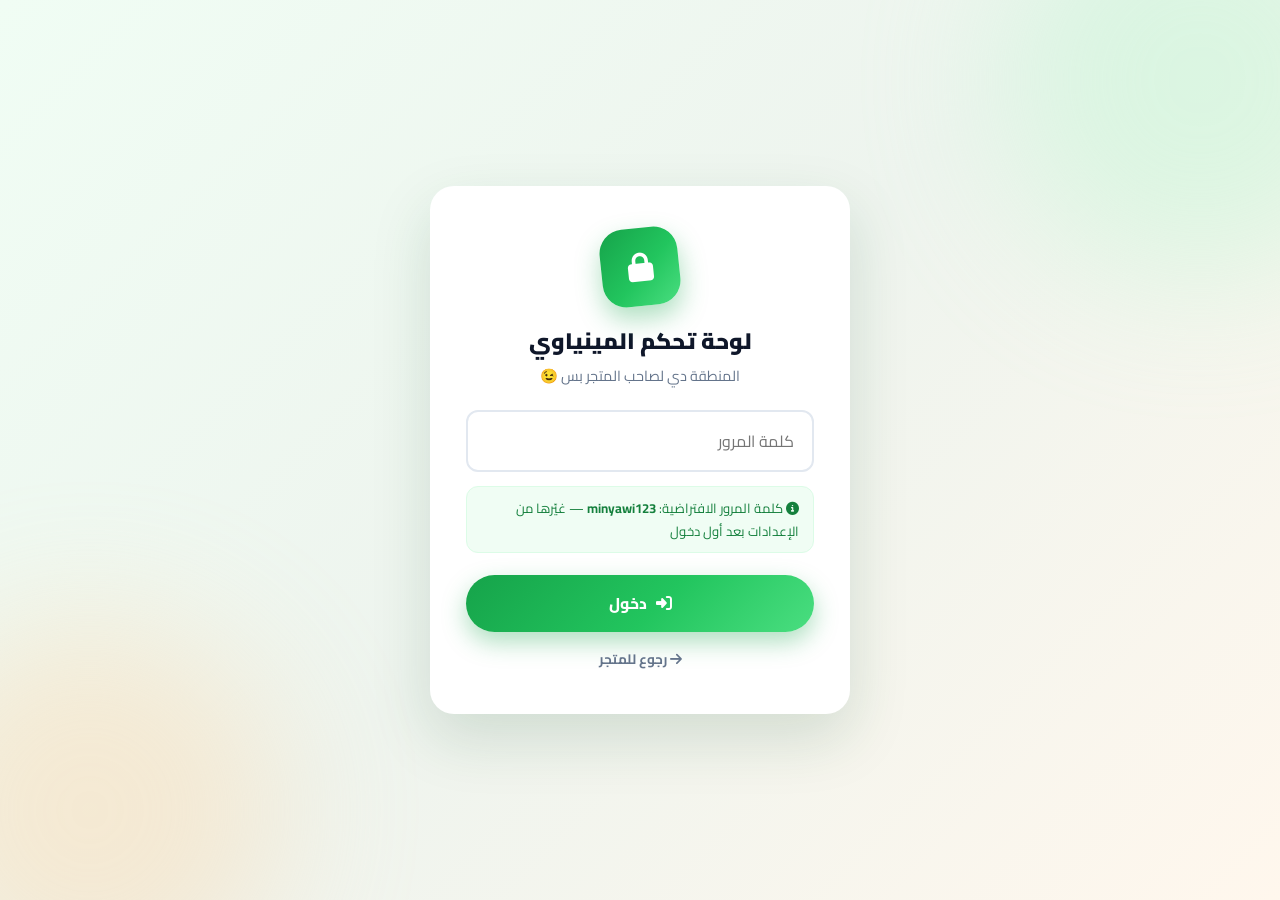
<file: al-minyawi/admin.html>
<!DOCTYPE html>
<html lang="ar" dir="rtl">
<head>
  <meta charset="UTF-8" />
  <meta name="viewport" content="width=device-width, initial-scale=1.0" />
  <title>لوحة تحكم المينياوي</title>
  <link rel="icon" href="data:image/svg+xml,<svg xmlns='http://www.w3.org/2000/svg' viewBox='0 0 100 100'><text y='.9em' font-size='90'>🔐</text></svg>" />
  <link rel="preconnect" href="https://fonts.googleapis.com" />
  <link rel="preconnect" href="https://fonts.gstatic.com" crossorigin />
  <link href="https://fonts.googleapis.com/css2?family=Cairo:wght@300;400;600;700;800;900&display=swap" rel="stylesheet" />
  <link rel="stylesheet" href="https://cdnjs.cloudflare.com/ajax/libs/font-awesome/6.5.2/css/all.min.css" />
  <link rel="stylesheet" href="css/style.css" />
  <link rel="stylesheet" href="css/admin.css" />
</head>
<body>

  <!-- ===== شاشة الدخول ===== -->
  <div class="admin-login" id="loginScreen">
    <form class="login-card" id="loginForm">
      <div class="login-icon"><i class="fa-solid fa-lock"></i></div>
      <h1>لوحة تحكم المينياوي</h1>
      <p>المنطقة دي لصاحب المتجر بس 😉</p>
      <input type="password" id="loginPass" placeholder="كلمة المرور" autocomplete="current-password" required />
      <p class="login-hint" id="loginHint" hidden><i class="fa-solid fa-circle-info"></i> كلمة المرور الافتراضية: <b>minyawi123</b> — غيّرها من الإعدادات بعد أول دخول</p>
      <p class="login-error" id="loginError" hidden>كلمة المرور غلط! جرب تاني</p>
      <button type="submit" class="btn btn-primary btn-block"><i class="fa-solid fa-right-to-bracket"></i> دخول</button>
      <a href="index.html" class="back-link"><i class="fa-solid fa-arrow-right"></i> رجوع للمتجر</a>
    </form>
  </div>

  <!-- ===== لوحة التحكم ===== -->
  <div class="admin-panel" id="panel" hidden>

    <header class="admin-header">
      <div class="container admin-header-inner">
        <a href="index.html" class="logo">
          <span class="logo-icon"><i class="fa-solid fa-carrot"></i></span>
          <span class="logo-text">المينياوي<small>لوحة التحكم</small></span>
        </a>
        <div class="admin-header-actions">
          <a href="index.html" class="btn btn-ghost btn-sm"><i class="fa-solid fa-store"></i> المتجر</a>
          <button class="btn btn-primary btn-sm" id="logoutBtn"><i class="fa-solid fa-right-from-bracket"></i> خروج</button>
        </div>
      </div>
    </header>

    <div class="container admin-body">

      <div class="admin-grid">

        <!-- ===== إضافة / تعديل منتج ===== -->
        <div class="admin-card" id="productFormCard">
          <h2 id="formTitle"><i class="fa-solid fa-plus"></i> إضافة منتج جديد</h2>
          <p class="admin-sub" id="formSub">منتجاتك هتظهر في المتجر فورًا</p>

          <form id="productForm">
            <input type="hidden" id="editId" />
            <input type="hidden" id="editIsAdmin" />

            <div class="form-group">
              <label>صورة المنتج (إيموجي)</label>
              <div class="emoji-picker" id="emojiPicker"></div>
              <input type="text" id="pEmoji" placeholder="أو اكتب أي إيموجي هنا" maxlength="8" />
            </div>

            <div class="form-row">
              <div class="form-group">
                <label>اسم المنتج <span>*</span></label>
                <input type="text" id="pName" placeholder="مثال: فلفل رومي" required />
              </div>
              <div class="form-group">
                <label>القسم <span>*</span></label>
                <select id="pCat" required>
                  <option value="veg">خضار</option>
                  <option value="leafy">خضار ورقية</option>
                  <option value="fruit">فاكهة</option>
                  <option value="seasonal">فاكهة الموسم</option>
                </select>
              </div>
            </div>

            <div class="form-row">
              <div class="form-group">
                <label>الوحدة <span>*</span></label>
                <input type="text" id="pUnit" placeholder="كيلو / حزمة / واحدة..." list="unitOptions" required />
                <datalist id="unitOptions">
                  <option value="كيلو"></option>
                  <option value="حزمة"></option>
                  <option value="ربطة"></option>
                  <option value="واحدة"></option>
                  <option value="علبة"></option>
                </datalist>
              </div>
              <div class="form-group">
                <label>لون الخلفية</label>
                <select id="pBg">
                  <option value="#dcfce7">أخضر فاتح</option>
                  <option value="#fee2e2">وردي</option>
                  <option value="#ffedd5">برتقالي</option>
                  <option value="#fef9c3">أصفر</option>
                  <option value="#fef3c7">كريمي</option>
                  <option value="#f3e8ff">بنفسجي</option>
                  <option value="#ccfbf1">تركواز</option>
                </select>
              </div>
            </div>

            <div class="form-row">
              <div class="form-group">
                <label>السعر الحالي (ج.م) <span>*</span></label>
                <input type="number" id="pPrice" placeholder="0" min="0" step="0.5" required />
              </div>
              <div class="form-group">
                <label>السعر القديم (ج.م)</label>
                <input type="number" id="pOldPrice" placeholder="سيبه فاضي لو مفيش عرض" min="0" step="0.5" />
                <small class="field-hint">لو حطيت سعر قديم أعلى = بيظهر كعرض 🔥</small>
              </div>
            </div>

            <div class="form-row badges-row">
              <label class="check-label"><input type="checkbox" id="pOffer" /> عرض خاص 🔥</label>
              <label class="check-label"><input type="checkbox" id="pNew" /> جديد ✨</label>
            </div>

            <div class="form-actions">
              <button type="submit" class="btn btn-primary" id="pSubmitBtn"><i class="fa-solid fa-check"></i> حفظ المنتج</button>
              <button type="button" class="btn btn-ghost" id="pCancelEdit" hidden><i class="fa-solid fa-xmark"></i> إلغاء التعديل</button>
            </div>
          </form>
        </div>

        <!-- ===== قائمة المنتجات ===== -->
        <div class="admin-card">
          <h2><i class="fa-solid fa-boxes-stacked"></i> المنتجات الحالية (<span id="prodCount">0</span>)</h2>
          <p class="admin-sub">اضغط تعديل على أي منتج.. أو احذفه</p>

          <div class="admin-search">
            <i class="fa-solid fa-magnifying-glass"></i>
            <input type="text" id="adminSearch" placeholder="دوّر على منتج..." />
          </div>

          <div class="admin-list" id="adminList"></div>
        </div>

      </div>

      <!-- ===== الإعدادات ===== -->
      <div class="admin-card settings-card">
        <h2><i class="fa-solid fa-gear"></i> إعدادات المتجر</h2>
        <div class="settings-grid">
          <div class="form-group">
            <label>رقم الواتساب لاستقبال الطلبات <span>*</span></label>
            <input type="tel" id="sWhatsapp" placeholder="201000000000 (الصيغة الدولية بدون +)" />
            <small class="field-hint">كل طلبات العملاء هتوصلك على الرقم ده</small>
          </div>
          <div class="form-group">
            <label>رقم التليفون المعروض في الموقع</label>
            <input type="tel" id="sPhone" placeholder="01000000000" />
            <small class="field-hint">الرقم اللي بيظهر في قسم تواصل معنا والفوتر</small>
          </div>
          <div class="form-group">
            <label>تغيير كلمة المرور</label>
            <input type="password" id="sPass1" placeholder="كلمة المرور الجديدة (6 أحرف على الأقل)" />
            <input type="password" id="sPass2" placeholder="أكتبها تاني للتأكيد" />
          </div>
        </div>
        <div class="form-actions">
          <button class="btn btn-primary" id="saveSettingsBtn"><i class="fa-solid fa-floppy-disk"></i> حفظ الإعدادات</button>
        </div>
      </div>

    </div>
  </div>

  <!-- ===== توست ===== -->
  <div class="toast" id="toast"><i class="fa-solid fa-check"></i><span id="toastMsg"></span></div>

  <script src="js/data.js"></script>
  <script src="js/store.js"></script>
  <script src="js/admin.js"></script>
</body>
</html>
</file>
<file: al-minyawi/css/style.css>
/* ============================================================
   المينياوي | خضار وفاكهة طازة
   ============================================================ */
:root {
  --green-900: #14532d;
  --green-800: #166534;
  --green-700: #15803d;
  --green-600: #16a34a;
  --green-500: #22c55e;
  --green-100: #dcfce7;
  --green-50: #f0fdf4;
  --orange-500: #f97316;
  --orange-600: #ea580c;
  --tomato: #e11d48;
  --dark: #0f172a;
  --text: #334155;
  --muted: #64748b;
  --bg: #f6fbf6;
  --white: #ffffff;
  --shadow-sm: 0 2px 10px rgba(20, 83, 45, 0.08);
  --shadow-md: 0 10px 30px rgba(20, 83, 45, 0.12);
  --shadow-lg: 0 20px 50px rgba(20, 83, 45, 0.18);
  --radius: 18px;
  --radius-sm: 12px;
  --grad: linear-gradient(135deg, #16a34a 0%, #22c55e 55%, #4ade80 100%);
  --grad-hot: linear-gradient(135deg, #f97316 0%, #ef4444 100%);
}

* { margin: 0; padding: 0; box-sizing: border-box; }

html { scroll-behavior: smooth; }

body {
  font-family: 'Cairo', sans-serif;
  background: var(--bg);
  color: var(--text);
  line-height: 1.7;
  overflow-x: hidden;
}

img { max-width: 100%; }
a { text-decoration: none; color: inherit; }
button { font-family: inherit; cursor: pointer; border: none; background: none; }
input, textarea { font-family: inherit; }

.container { width: min(1200px, 92%); margin-inline: auto; }

::selection { background: var(--green-500); color: #fff; }

::-webkit-scrollbar { width: 10px; }
::-webkit-scrollbar-track { background: #eef6ee; }
::-webkit-scrollbar-thumb { background: linear-gradient(var(--green-500), var(--green-700)); border-radius: 10px; }

/* ===== شريط الإعلان ===== */
.top-bar {
  background: var(--dark);
  color: #e2e8f0;
  font-size: 0.82rem;
  padding: 8px 0;
  position: relative;
  z-index: 1001;
}
.top-bar-inner { display: flex; justify-content: center; gap: 32px; flex-wrap: wrap; }
.top-bar-item i { color: var(--green-500); margin-inline-end: 6px; }

/* ===== الهيدر ===== */
.header {
  position: sticky;
  top: 0;
  z-index: 1000;
  background: rgba(255, 255, 255, 0.85);
  backdrop-filter: blur(14px);
  -webkit-backdrop-filter: blur(14px);
  border-bottom: 1px solid rgba(20, 83, 45, 0.08);
  transition: box-shadow 0.3s;
}
.header.scrolled { box-shadow: var(--shadow-md); }
.header-inner { display: flex; align-items: center; justify-content: space-between; height: 76px; }

.logo { display: flex; align-items: center; gap: 10px; }
.logo-icon {
  width: 46px; height: 46px;
  display: grid; place-items: center;
  border-radius: 14px;
  background: var(--grad);
  color: #fff;
  font-size: 1.3rem;
  box-shadow: 0 6px 16px rgba(22, 163, 74, 0.35);
  transform: rotate(-6deg);
  transition: transform 0.3s;
}
.logo:hover .logo-icon { transform: rotate(6deg) scale(1.08); }
.logo-text { font-size: 1.45rem; font-weight: 900; color: var(--green-800); line-height: 1.1; display: flex; flex-direction: column; }
.logo-text small { font-size: 0.68rem; font-weight: 600; color: var(--orange-500); letter-spacing: 0.5px; }

.nav { display: flex; align-items: center; gap: 6px; }
.nav-link {
  padding: 8px 16px;
  font-weight: 700;
  font-size: 0.95rem;
  color: var(--text);
  border-radius: 50px;
  transition: 0.25s;
}
.nav-link:hover { color: var(--green-600); background: var(--green-50); }
.nav-link.active { color: #fff; background: var(--grad); box-shadow: 0 6px 14px rgba(22, 163, 74, 0.3); }
.nav-close { display: none; }

.header-actions { display: flex; align-items: center; gap: 10px; }

.cart-btn {
  position: relative;
  width: 48px; height: 48px;
  border-radius: 14px;
  background: var(--grad);
  color: #fff;
  font-size: 1.15rem;
  display: grid; place-items: center;
  box-shadow: 0 6px 16px rgba(22, 163, 74, 0.35);
  transition: 0.25s;
}
.cart-btn:hover { transform: translateY(-3px); }
.cart-badge {
  position: absolute;
  top: -7px; inset-inline-end: -7px;
  min-width: 22px; height: 22px;
  padding: 0 5px;
  border-radius: 50px;
  background: var(--tomato);
  font-size: 0.72rem;
  font-weight: 800;
  display: grid; place-items: center;
  border: 2px solid #fff;
  transition: transform 0.25s;
}
.cart-badge.bump { animation: bump 0.4s ease; }
@keyframes bump { 0% { transform: scale(1); } 50% { transform: scale(1.5); } 100% { transform: scale(1); } }

.menu-btn { display: none; font-size: 1.3rem; color: var(--green-800); width: 44px; height: 44px; border-radius: 12px; background: var(--green-50); }

/* ===== الهيرو ===== */
.hero {
  position: relative;
  padding: 70px 0 140px;
  background: linear-gradient(180deg, #eef9ef 0%, #f6fbf6 100%);
  overflow: hidden;
}
.hero-blob { position: absolute; border-radius: 50%; filter: blur(70px); opacity: 0.45; pointer-events: none; }
.hero-blob-1 { width: 420px; height: 420px; background: #bbf7d0; top: -120px; inset-inline-start: -120px; }
.hero-blob-2 { width: 380px; height: 380px; background: #fed7aa; bottom: -100px; inset-inline-end: -100px; }

.hero-inner { position: relative; display: grid; grid-template-columns: 1.1fr 0.9fr; gap: 40px; align-items: center; }

.hero-badge {
  display: inline-flex;
  align-items: center;
  gap: 8px;
  background: #fff;
  color: var(--green-700);
  font-weight: 800;
  font-size: 0.85rem;
  padding: 9px 18px;
  border-radius: 50px;
  box-shadow: var(--shadow-sm);
  border: 1px solid var(--green-100);
  margin-bottom: 20px;
}
.hero-badge i { color: #f59e0b; }

.hero-title { font-size: clamp(2rem, 4.6vw, 3.4rem); font-weight: 900; color: var(--dark); line-height: 1.35; margin-bottom: 16px; }
.grad-text {
  background: var(--grad);
  -webkit-background-clip: text;
  background-clip: text;
  color: transparent;
  position: relative;
}
.hero-desc { font-size: 1.05rem; color: var(--muted); max-width: 540px; margin-bottom: 28px; }

.hero-actions { display: flex; gap: 14px; flex-wrap: wrap; margin-bottom: 36px; }

.btn {
  display: inline-flex;
  align-items: center;
  justify-content: center;
  gap: 9px;
  padding: 14px 30px;
  border-radius: 50px;
  font-weight: 800;
  font-size: 0.98rem;
  transition: 0.25s;
}
.btn-primary { background: var(--grad); color: #fff; box-shadow: 0 10px 24px rgba(22, 163, 74, 0.35); }
.btn-primary:hover { transform: translateY(-3px); box-shadow: 0 14px 30px rgba(22, 163, 74, 0.45); }
.btn-ghost { background: #fff; color: var(--green-700); border: 2px solid var(--green-100); }
.btn-ghost:hover { border-color: var(--green-500); transform: translateY(-3px); }
.btn-block { width: 100%; }
.btn:disabled { opacity: 0.55; cursor: not-allowed; transform: none !important; }

.hero-stats { display: flex; gap: 34px; }
.stat { display: flex; flex-direction: column; }
.stat strong { font-size: 1.7rem; font-weight: 900; color: var(--green-700); line-height: 1.2; }
.stat span { font-size: 0.85rem; color: var(--muted); font-weight: 600; }

.hero-visual { position: relative; display: grid; place-items: center; min-height: 380px; }
.hero-basket {
  width: 240px; height: 240px;
  border-radius: 38px;
  background: var(--grad);
  display: grid; place-items: center;
  box-shadow: var(--shadow-lg);
  position: relative;
  transform: rotate(6deg);
  animation: float 5s ease-in-out infinite;
}
@keyframes float { 0%, 100% { transform: rotate(6deg) translateY(0); } 50% { transform: rotate(6deg) translateY(-16px); } }
.hero-basket i { font-size: 6.5rem; color: rgba(255, 255, 255, 0.95); filter: drop-shadow(0 10px 18px rgba(0, 0, 0, 0.2)); }

.float-emoji {
  position: absolute;
  font-size: 2.4rem;
  animation: floatEmoji 6s ease-in-out infinite;
  filter: drop-shadow(0 8px 12px rgba(0, 0, 0, 0.18));
}
@keyframes floatEmoji { 0%, 100% { transform: translateY(0) rotate(-8deg); } 50% { transform: translateY(-20px) rotate(8deg); } }
.e1 { top: -14px; inset-inline-start: -10px; animation-delay: 0s; }
.e2 { top: 34px; inset-inline-end: -30px; animation-delay: 0.7s; font-size: 2rem; }
.e3 { bottom: 6px; inset-inline-start: -42px; animation-delay: 1.3s; }
.e4 { bottom: -18px; inset-inline-end: 12px; animation-delay: 1.9s; font-size: 2rem; }
.e5 { top: -30px; inset-inline-end: 40px; animation-delay: 2.4s; font-size: 2rem; }
.e6 { bottom: 60px; inset-inline-end: -34px; animation-delay: 3s; }
.e7 { top: 130px; inset-inline-start: -54px; animation-delay: 3.5s; font-size: 2.2rem; }
.e8 { top: -8px; inset-inline-end: -52px; animation-delay: 0.4s; }

.hero-card {
  position: absolute;
  background: #fff;
  border-radius: var(--radius-sm);
  padding: 12px 16px;
  display: flex;
  align-items: center;
  gap: 10px;
  box-shadow: var(--shadow-md);
  animation: float 6s ease-in-out infinite;
}
.hero-card span { font-size: 1.8rem; }
.hero-card strong { display: block; color: var(--dark); font-size: 0.9rem; line-height: 1.3; }
.hero-card small { color: var(--muted); font-size: 0.72rem; font-weight: 600; }
.card-1 { top: 40px; inset-inline-start: 8%; }
.card-2 { bottom: 50px; inset-inline-end: 4%; animation-delay: 1.2s; }

.hero-wave { position: absolute; bottom: -1px; inset-inline-start: 0; width: 100%; height: 110px; display: block; }

/* ===== شريط المنتجات المتحرك ===== */
.marquee { background: var(--dark); overflow: hidden; padding: 14px 0; position: relative; z-index: 5; }
.marquee-track { display: flex; gap: 44px; width: max-content; animation: marquee 30s linear infinite; }
.marquee-track span { color: #d1fae5; font-weight: 700; font-size: 0.95rem; white-space: nowrap; }
@keyframes marquee { 0% { transform: translateX(0); } 100% { transform: translateX(-50%); } }

/* ===== الأقسام ===== */
.section { padding: 80px 0; }
.section-head { text-align: center; max-width: 620px; margin: 0 auto 40px; }
.section-tag {
  display: inline-flex;
  align-items: center;
  gap: 8px;
  background: var(--green-100);
  color: var(--green-700);
  font-weight: 800;
  font-size: 0.85rem;
  padding: 7px 18px;
  border-radius: 50px;
  margin-bottom: 14px;
}
.section-title { font-size: clamp(1.6rem, 3.4vw, 2.4rem); font-weight: 900; color: var(--dark); margin-bottom: 8px; }
.section-sub { color: var(--muted); }

/* ===== البحث والفلترة ===== */
.search-box {
  position: relative;
  max-width: 560px;
  margin: 0 auto 24px;
}
.search-box i { position: absolute; top: 50%; inset-inline-start: 20px; transform: translateY(-50%); color: var(--green-600); font-size: 1.05rem; }
.search-box input {
  width: 100%;
  padding: 15px 52px;
  border: 2px solid var(--green-100);
  border-radius: 50px;
  font-size: 0.98rem;
  background: #fff;
  color: var(--dark);
  outline: none;
  transition: 0.25s;
  box-shadow: var(--shadow-sm);
}
.search-box input:focus { border-color: var(--green-500); box-shadow: 0 0 0 5px rgba(34, 197, 94, 0.15); }

.filters { display: flex; justify-content: center; gap: 10px; flex-wrap: wrap; margin-bottom: 40px; }
.chip {
  display: inline-flex;
  align-items: center;
  gap: 8px;
  padding: 10px 22px;
  border-radius: 50px;
  background: #fff;
  border: 2px solid var(--green-100);
  font-weight: 800;
  font-size: 0.9rem;
  color: var(--text);
  transition: 0.25s;
}
.chip:hover { border-color: var(--green-500); color: var(--green-700); transform: translateY(-2px); }
.chip.active { background: var(--grad); border-color: transparent; color: #fff; box-shadow: 0 8px 18px rgba(22, 163, 74, 0.3); }

/* ===== شبكة المنتجات ===== */
.products-grid {
  display: grid;
  grid-template-columns: repeat(auto-fill, minmax(235px, 1fr));
  gap: 22px;
}

.product-card {
  background: #fff;
  border-radius: var(--radius);
  padding: 18px;
  box-shadow: var(--shadow-sm);
  transition: 0.3s;
  position: relative;
  display: flex;
  flex-direction: column;
  border: 1px solid rgba(20, 83, 45, 0.06);
  animation: cardIn 0.45s ease both;
}
@keyframes cardIn { from { opacity: 0; transform: translateY(24px); } to { opacity: 1; transform: translateY(0); } }
.product-card:hover { transform: translateY(-8px); box-shadow: var(--shadow-lg); }

.product-badge {
  position: absolute;
  top: 14px; inset-inline-start: 14px;
  z-index: 2;
  background: var(--grad-hot);
  color: #fff;
  font-size: 0.72rem;
  font-weight: 800;
  padding: 4px 12px;
  border-radius: 50px;
  box-shadow: 0 4px 10px rgba(239, 68, 68, 0.3);
}
.product-badge.new { background: linear-gradient(135deg, #8b5cf6, #6366f1); box-shadow: 0 4px 10px rgba(99, 102, 241, 0.3); }

.product-img {
  width: 128px; height: 128px;
  margin: 10px auto 14px;
  border-radius: 50%;
  display: grid; place-items: center;
  font-size: 4.4rem;
  background: radial-gradient(circle at 30% 30%, #ffffff, var(--img-bg, #f0fdf4));
  box-shadow: inset 0 0 0 6px rgba(255, 255, 255, 0.6);
  transition: 0.35s;
}
.product-card:hover .product-img { transform: scale(1.1) rotate(-6deg); }

.product-cat { font-size: 0.72rem; font-weight: 700; color: var(--green-600); margin-bottom: 4px; }
.product-name { font-size: 1.05rem; font-weight: 800; color: var(--dark); margin-bottom: 2px; }
.product-unit { font-size: 0.78rem; color: var(--muted); font-weight: 600; margin-bottom: 10px; }

.product-price-row { display: flex; align-items: center; justify-content: space-between; margin-top: auto; padding-top: 12px; border-top: 1px dashed #e2e8f0; }
.product-price { display: flex; align-items: baseline; gap: 6px; }
.price-now { font-size: 1.25rem; font-weight: 900; color: var(--green-700); }
.price-old { font-size: 0.82rem; color: #94a3b8; text-decoration: line-through; font-weight: 700; }

.add-btn {
  width: 42px; height: 42px;
  border-radius: 13px;
  background: var(--grad);
  color: #fff;
  font-size: 1rem;
  display: grid; place-items: center;
  box-shadow: 0 6px 14px rgba(22, 163, 74, 0.3);
  transition: 0.25s;
}
.add-btn:hover { transform: scale(1.12) rotate(90deg); }
.add-btn:active { transform: scale(0.9); }

.product-qty {
  display: flex;
  align-items: center;
  gap: 8px;
  background: var(--green-50);
  padding: 5px 8px;
  border-radius: 50px;
}
.qty-btn {
  width: 30px; height: 30px;
  border-radius: 50%;
  background: #fff;
  color: var(--green-700);
  font-weight: 900;
  font-size: 0.95rem;
  display: grid; place-items: center;
  box-shadow: var(--shadow-sm);
  transition: 0.2s;
}
.qty-btn:hover { background: var(--green-600); color: #fff; }
.qty-val { font-weight: 800; color: var(--dark); min-width: 20px; text-align: center; }

.no-results { text-align: center; padding: 60px 0; }
.no-results span { font-size: 4rem; display: block; margin-bottom: 12px; }
.no-results h3 { color: var(--dark); font-size: 1.3rem; }
.no-results p { color: var(--muted); }

/* ===== قسم الفيديو ===== */
.video-section { background: linear-gradient(180deg, #fff 0%, var(--bg) 100%); }
.video-wrap {
  position: relative;
  max-width: 860px;
  margin: 0 auto;
  border-radius: 24px;
  overflow: hidden;
  box-shadow: var(--shadow-lg);
  border: 6px solid #fff;
  background: var(--dark);
}
.video-wrap video {
  display: block;
  width: 100%;
  aspect-ratio: 16 / 9;
  background: var(--dark);
}

/* ===== العروض ===== */
.offers { background: linear-gradient(180deg, #fff 0%, var(--green-50) 100%); }
.offers-grid { display: grid; grid-template-columns: repeat(auto-fill, minmax(280px, 1fr)); gap: 22px; }
.offer-card {
  background: #fff;
  border-radius: var(--radius);
  padding: 20px;
  display: flex;
  align-items: center;
  gap: 16px;
  box-shadow: var(--shadow-sm);
  border: 1px solid rgba(20, 83, 45, 0.06);
  transition: 0.3s;
  animation: cardIn 0.45s ease both;
}
.offer-card:hover { transform: translateY(-6px) scale(1.02); box-shadow: var(--shadow-lg); border-color: var(--green-200); }
.offer-img {
  flex-shrink: 0;
  width: 84px; height: 84px;
  border-radius: 20px;
  display: grid; place-items: center;
  font-size: 2.9rem;
  background: var(--img-bg, #f0fdf4);
}
.offer-info { flex: 1; }
.offer-info h3 { font-size: 1rem; font-weight: 800; color: var(--dark); }
.offer-old { color: #94a3b8; text-decoration: line-through; font-size: 0.82rem; font-weight: 700; margin-inline-end: 8px; }
.offer-new { color: var(--tomato); font-weight: 900; font-size: 1.05rem; }
.offer-pct {
  background: var(--grad-hot);
  color: #fff;
  font-weight: 900;
  font-size: 0.78rem;
  padding: 4px 12px;
  border-radius: 50px;
  display: inline-block;
  margin-top: 4px;
  box-shadow: 0 4px 10px rgba(239, 68, 68, 0.25);
}

/* ===== المميزات ===== */
.features-grid { display: grid; grid-template-columns: repeat(auto-fit, minmax(240px, 1fr)); gap: 22px; }
.feature-card {
  background: #fff;
  border-radius: var(--radius);
  padding: 32px 24px;
  text-align: center;
  box-shadow: var(--shadow-sm);
  border: 1px solid rgba(20, 83, 45, 0.06);
  transition: 0.3s;
}
.feature-card:hover { transform: translateY(-8px); box-shadow: var(--shadow-lg); }
.feature-icon {
  width: 74px; height: 74px;
  margin: 0 auto 18px;
  border-radius: 22px;
  background: var(--green-50);
  color: var(--green-600);
  font-size: 1.7rem;
  display: grid; place-items: center;
  transition: 0.3s;
}
.feature-card:hover .feature-icon { background: var(--grad); color: #fff; transform: rotate(-8deg) scale(1.06); }
.feature-card h3 { color: var(--dark); font-size: 1.1rem; font-weight: 800; margin-bottom: 8px; }
.feature-card p { color: var(--muted); font-size: 0.92rem; }

/* ===== كيف تشتري ===== */
.how { background: linear-gradient(180deg, var(--green-50) 0%, #fff 100%); }
.how-grid { display: grid; grid-template-columns: repeat(auto-fit, minmax(240px, 1fr)); gap: 24px; position: relative; }
.how-step {
  background: #fff;
  border-radius: var(--radius);
  padding: 36px 24px;
  text-align: center;
  position: relative;
  box-shadow: var(--shadow-sm);
  transition: 0.3s;
}
.how-step:hover { transform: translateY(-8px); box-shadow: var(--shadow-lg); }
.step-num {
  position: absolute;
  top: -18px; inset-inline-start: 50%;
  transform: translateX(50%);
  width: 38px; height: 38px;
  border-radius: 50%;
  background: var(--grad-hot);
  color: #fff;
  font-weight: 900;
  display: grid; place-items: center;
  box-shadow: 0 6px 14px rgba(239, 68, 68, 0.35);
}
.step-icon {
  width: 66px; height: 66px;
  margin: 8px auto 16px;
  border-radius: 50%;
  background: var(--green-100);
  color: var(--green-700);
  font-size: 1.5rem;
  display: grid; place-items: center;
}
.how-step h3 { color: var(--dark); font-weight: 800; margin-bottom: 6px; }
.how-step p { color: var(--muted); font-size: 0.9rem; }

/* ===== تواصل ===== */
.contact { background: linear-gradient(135deg, var(--green-800) 0%, var(--green-700) 60%, var(--green-600) 100%); color: #fff; }
.contact-inner { display: grid; grid-template-columns: 1fr 1fr; gap: 50px; align-items: center; }
.contact .section-tag { background: rgba(255, 255, 255, 0.15); color: #fff; }
.contact-title { font-size: clamp(1.7rem, 3.4vw, 2.4rem); font-weight: 900; margin-bottom: 14px; }
.contact-info > p { color: #d1fae5; margin-bottom: 24px; max-width: 460px; }
.contact-list { list-style: none; display: flex; flex-direction: column; gap: 14px; }
.contact-list li { display: flex; align-items: center; gap: 12px; font-weight: 700; }
.contact-list a:hover { color: #bbf7d0; }
.contact-ico {
  width: 44px; height: 44px;
  border-radius: 13px;
  background: rgba(255, 255, 255, 0.14);
  display: grid; place-items: center;
  color: #bbf7d0;
  font-size: 1.05rem;
  flex-shrink: 0;
}
.contact-form-wrap { background: #fff; border-radius: var(--radius); padding: 34px; box-shadow: var(--shadow-lg); }
.contact-form h3 { color: var(--dark); font-size: 1.25rem; font-weight: 800; margin-bottom: 18px; text-align: center; }
.contact-form input, .contact-form textarea {
  width: 100%;
  padding: 13px 18px;
  margin-bottom: 12px;
  border: 2px solid #e2e8f0;
  border-radius: var(--radius-sm);
  font-size: 0.95rem;
  outline: none;
  transition: 0.25s;
  resize: vertical;
  color: var(--dark);
  background: #f8fafc;
}
.contact-form input:focus, .contact-form textarea:focus { border-color: var(--green-500); background: #fff; box-shadow: 0 0 0 4px rgba(34, 197, 94, 0.12); }

/* ===== الفوتر ===== */
.footer { background: var(--dark); color: #cbd5e1; }
.footer-inner { display: grid; grid-template-columns: 1.4fr 1fr 1fr 1.2fr; gap: 36px; padding: 60px 0 40px; }
.footer-brand p { font-size: 0.9rem; margin: 16px 0 20px; max-width: 300px; color: #94a3b8; }
.footer .logo-text { color: #fff; }
.footer h4 { color: #fff; font-size: 1.05rem; font-weight: 800; margin-bottom: 16px; }
.footer-col { display: flex; flex-direction: column; gap: 10px; }
.footer-col a { color: #94a3b8; font-size: 0.92rem; font-weight: 600; transition: 0.25s; }
.footer-col a:hover { color: var(--green-400); transform: translateX(-5px); }
.footer-col p { color: #94a3b8; font-size: 0.92rem; font-weight: 600; }
.footer-col p i { color: var(--green-500); margin-inline-end: 8px; }
.socials { display: flex; gap: 10px; }
.socials a {
  width: 40px; height: 40px;
  border-radius: 12px;
  background: rgba(255, 255, 255, 0.07);
  display: grid; place-items: center;
  color: #cbd5e1;
  transition: 0.25s;
}
.socials a:hover { background: var(--grad); color: #fff; transform: translateY(-4px); }
.footer-bottom { border-top: 1px solid rgba(255, 255, 255, 0.07); padding: 18px 0; }
.footer-bottom .container { display: flex; justify-content: space-between; gap: 10px; flex-wrap: wrap; }
.footer-bottom p { font-size: 0.82rem; color: #64748b; font-weight: 600; }
.footer-bottom .fa-heart { color: var(--tomato); }

/* ===== عربة التسوق ===== */
.cart-overlay, .modal-overlay {
  position: fixed;
  inset: 0;
  background: rgba(15, 23, 42, 0.55);
  backdrop-filter: blur(4px);
  z-index: 1100;
  opacity: 0;
  visibility: hidden;
  transition: 0.3s;
}
.cart-overlay.show, .modal-overlay.show { opacity: 1; visibility: visible; }

.cart-drawer {
  position: fixed;
  top: 0; inset-inline-end: 0;
  height: 100vh;
  width: min(420px, 94vw);
  background: #fff;
  z-index: 1200;
  display: flex;
  flex-direction: column;
  transform: translateX(100%);
  transition: transform 0.4s cubic-bezier(0.16, 1, 0.3, 1);
  box-shadow: -20px 0 50px rgba(0, 0, 0, 0.15);
}
html[dir="rtl"] .cart-drawer { transform: translateX(-100%); }
.cart-drawer.open { transform: translateX(0) !important; }

.cart-header {
  display: flex;
  align-items: center;
  justify-content: space-between;
  padding: 20px 24px;
  border-bottom: 1px solid #eef2f7;
}
.cart-header h3 { color: var(--dark); font-size: 1.15rem; font-weight: 800; }
.cart-header h3 i { color: var(--green-600); margin-inline-end: 8px; }
.close-btn {
  width: 38px; height: 38px;
  border-radius: 11px;
  background: #f1f5f9;
  color: var(--dark);
  font-size: 1rem;
  display: grid; place-items: center;
  transition: 0.25s;
}
.close-btn:hover { background: var(--tomato); color: #fff; transform: rotate(90deg); }

.cart-body { flex: 1; overflow-y: auto; padding: 20px 24px; display: flex; flex-direction: column; gap: 14px; }
.cart-empty { text-align: center; margin: auto; color: var(--muted); }
.cart-empty span { font-size: 4.5rem; display: block; margin-bottom: 12px; animation: float 3s ease-in-out infinite; }
.cart-empty h4 { color: var(--dark); font-size: 1.1rem; }
.cart-empty p { font-size: 0.88rem; margin-bottom: 18px; }

.cart-item {
  display: flex;
  gap: 12px;
  align-items: center;
  background: #f8fafc;
  border-radius: 14px;
  padding: 12px;
  border: 1px solid #eef2f7;
  animation: cardIn 0.3s ease both;
}
.cart-item-img {
  width: 60px; height: 60px;
  border-radius: 13px;
  display: grid; place-items: center;
  font-size: 2rem;
  background: var(--img-bg, #f0fdf4);
  flex-shrink: 0;
}
.cart-item-info { flex: 1; min-width: 0; }
.cart-item-info h5 { color: var(--dark); font-size: 0.92rem; font-weight: 800; }
.cart-item-info small { color: var(--muted); font-size: 0.75rem; font-weight: 700; }
.cart-item-price { color: var(--green-700); font-weight: 900; font-size: 0.9rem; margin-top: 2px; }
.cart-item-actions { display: flex; flex-direction: column; align-items: center; gap: 6px; }
.cart-remove { color: #94a3b8; font-size: 0.8rem; transition: 0.2s; }
.cart-remove:hover { color: var(--tomato); }

.cart-footer { padding: 18px 24px 22px; border-top: 1px solid #eef2f7; background: #fff; }
.delivery-progress { margin-bottom: 16px; }
.dp-text { display: flex; justify-content: space-between; font-size: 0.8rem; font-weight: 700; color: var(--muted); margin-bottom: 7px; }
.dp-bar { height: 9px; border-radius: 50px; background: #eef2f7; overflow: hidden; }
.dp-bar span {
  display: block;
  height: 100%;
  width: 0%;
  border-radius: 50px;
  background: var(--grad);
  transition: width 0.5s ease;
}
.cart-total { display: flex; justify-content: space-between; align-items: center; margin-bottom: 14px; }
.cart-total span { font-weight: 700; color: var(--muted); }
.cart-total strong { font-size: 1.35rem; font-weight: 900; color: var(--green-700); }

/* ===== المودال ===== */
.modal-overlay { display: grid; place-items: center; padding: 20px; }
.modal {
  background: #fff;
  border-radius: 22px;
  width: min(480px, 100%);
  max-height: 92vh;
  overflow-y: auto;
  padding: 34px 30px;
  position: relative;
  animation: modalIn 0.4s cubic-bezier(0.16, 1, 0.3, 1);
}
@keyframes modalIn { from { opacity: 0; transform: scale(0.85) translateY(30px); } to { opacity: 1; transform: scale(1) translateY(0); } }
.modal-close { position: absolute; top: 16px; inset-inline-end: 16px; }
.modal-head { text-align: center; margin-bottom: 24px; }
.modal-emoji { font-size: 3.2rem; display: block; margin-bottom: 8px; animation: float 3.5s ease-in-out infinite; }
.modal-head h3 { color: var(--dark); font-size: 1.3rem; font-weight: 900; }
.modal-head p { color: var(--muted); font-size: 0.88rem; }
.form-group { margin-bottom: 14px; }
.form-group label { display: block; font-size: 0.85rem; font-weight: 800; color: var(--dark); margin-bottom: 6px; }
.form-group label span { color: var(--tomato); }
.form-group input, .form-group textarea {
  width: 100%;
  padding: 12px 16px;
  border: 2px solid #e2e8f0;
  border-radius: var(--radius-sm);
  font-size: 0.95rem;
  outline: none;
  transition: 0.25s;
  resize: vertical;
  color: var(--dark);
}
.form-group input:focus, .form-group textarea:focus { border-color: var(--green-500); box-shadow: 0 0 0 4px rgba(34, 197, 94, 0.12); }

/* ===== التوست ===== */
.toast {
  position: fixed;
  bottom: 30px; inset-inline-start: 50%;
  transform: translate(-50%, 120px);
  background: var(--dark);
  color: #fff;
  padding: 14px 26px;
  border-radius: 50px;
  font-weight: 700;
  font-size: 0.92rem;
  display: flex;
  align-items: center;
  gap: 10px;
  z-index: 1300;
  box-shadow: var(--shadow-lg);
  transition: transform 0.4s cubic-bezier(0.16, 1, 0.3, 1);
  white-space: nowrap;
}
.toast.show { transform: translate(-50%, 0); }
.toast i {
  width: 24px; height: 24px;
  border-radius: 50%;
  background: var(--green-500);
  display: grid; place-items: center;
  font-size: 0.75rem;
  flex-shrink: 0;
}

/* ===== أزرار عائمة ===== */
.to-top {
  position: fixed;
  bottom: 90px; inset-inline-start: 22px;
  width: 46px; height: 46px;
  border-radius: 14px;
  background: var(--grad);
  color: #fff;
  font-size: 1rem;
  display: grid; place-items: center;
  box-shadow: var(--shadow-md);
  opacity: 0;
  visibility: hidden;
  transform: translateY(20px);
  transition: 0.3s;
  z-index: 900;
}
.to-top.show { opacity: 1; visibility: visible; transform: translateY(0); }
.to-top:hover { transform: translateY(-4px); }

.whatsapp-float {
  position: fixed;
  bottom: 26px; inset-inline-start: 22px;
  width: 56px; height: 56px;
  border-radius: 50%;
  background: #25d366;
  color: #fff;
  font-size: 1.7rem;
  display: grid; place-items: center;
  box-shadow: 0 10px 24px rgba(37, 211, 102, 0.45);
  z-index: 900;
  animation: pulse 2.2s infinite;
}
@keyframes pulse {
  0% { box-shadow: 0 0 0 0 rgba(37, 211, 102, 0.5); }
  70% { box-shadow: 0 0 0 18px rgba(37, 211, 102, 0); }
  100% { box-shadow: 0 0 0 0 rgba(37, 211, 102, 0); }
}
.whatsapp-float:hover { transform: scale(1.1); }

/* ===== ظهور العناصر عند التمرير ===== */
.reveal { opacity: 0; transform: translateY(34px); transition: opacity 0.7s ease, transform 0.7s ease; }
.reveal.visible { opacity: 1; transform: translateY(0); }

/* ===== التجاوب ===== */
@media (max-width: 992px) {
  .hero-inner { grid-template-columns: 1fr; text-align: center; }
  .hero-desc { margin-inline: auto; }
  .hero-actions, .hero-stats { justify-content: center; }
  .hero-visual { min-height: 320px; margin-top: 20px; }
  .contact-inner { grid-template-columns: 1fr; }
  .footer-inner { grid-template-columns: 1fr 1fr; }
}

@media (max-width: 768px) {
  .top-bar-hidden { display: none; }
  .menu-btn { display: grid; place-items: center; }
  .nav {
    position: fixed;
    top: 0; inset-inline-end: 0;
    height: 100vh;
    width: min(300px, 82vw);
    background: #fff;
    flex-direction: column;
    justify-content: center;
    gap: 8px;
    transform: translateX(100%);
    transition: transform 0.4s cubic-bezier(0.16, 1, 0.3, 1);
    box-shadow: -20px 0 50px rgba(0, 0, 0, 0.12);
    z-index: 1150;
  }
  html[dir="rtl"] .nav { transform: translateX(-100%); }
  .nav.open { transform: translateX(0); }
  .nav-link { font-size: 1.05rem; padding: 12px 24px; }
  .nav-close { display: grid; place-items: center; position: absolute; top: 18px; inset-inline-start: 18px; width: 38px; height: 38px; border-radius: 11px; background: #f1f5f9; color: var(--dark); }
  .section { padding: 60px 0; }
  .hero { padding: 50px 0 110px; }
  .footer-inner { grid-template-columns: 1fr; gap: 28px; }
  .footer-bottom .container { flex-direction: column; text-align: center; }
  .products-grid { grid-template-columns: repeat(auto-fill, minmax(160px, 1fr)); gap: 14px; }
  .product-card { padding: 14px; }
  .product-img { width: 96px; height: 96px; font-size: 3.2rem; }
  .price-now { font-size: 1.05rem; }
  .add-btn { width: 36px; height: 36px; }
}
</file>
<file: al-minyawi/css/admin.css>
/* ============================================================
   المينياوي | تنسيقات لوحة التحكم
   ============================================================ */

body { background: #eef4ee; }

/* ===== شاشة الدخول ===== */
.admin-login {
  min-height: 100vh;
  display: grid;
  place-items: center;
  padding: 20px;
  background: linear-gradient(135deg, #f0fdf4 0%, #eef4ee 50%, #fff7ed 100%);
  position: relative;
  overflow: hidden;
}
.admin-login::before, .admin-login::after {
  content: '';
  position: absolute;
  border-radius: 50%;
  filter: blur(70px);
  opacity: 0.4;
}
.admin-login::before { width: 400px; height: 400px; background: #bbf7d0; top: -120px; inset-inline-start: -120px; }
.admin-login::after { width: 380px; height: 380px; background: #fed7aa; bottom: -100px; inset-inline-end: -100px; }

.login-card {
  position: relative;
  background: #fff;
  border-radius: 24px;
  padding: 42px 36px;
  width: min(420px, 100%);
  text-align: center;
  box-shadow: 0 24px 60px rgba(20, 83, 45, 0.15);
  animation: modalIn 0.5s cubic-bezier(0.16, 1, 0.3, 1);
}
.login-icon {
  width: 78px; height: 78px;
  margin: 0 auto 16px;
  border-radius: 24px;
  background: var(--grad);
  color: #fff;
  font-size: 1.8rem;
  display: grid; place-items: center;
  box-shadow: 0 12px 26px rgba(22, 163, 74, 0.35);
  transform: rotate(-6deg);
}
.login-card h1 { color: var(--dark); font-size: 1.4rem; font-weight: 900; margin-bottom: 4px; }
.login-card > p { color: var(--muted); font-size: 0.9rem; margin-bottom: 22px; }
.login-card input[type="password"] {
  width: 100%;
  padding: 14px 18px;
  border: 2px solid #e2e8f0;
  border-radius: var(--radius-sm);
  font-size: 1rem;
  outline: none;
  margin-bottom: 14px;
  transition: 0.25s;
  color: var(--dark);
}
.login-card input[type="password"]:focus { border-color: var(--green-500); box-shadow: 0 0 0 4px rgba(34, 197, 94, 0.12); }
.login-hint {
  background: var(--green-50);
  border: 1px solid var(--green-100);
  color: var(--green-700) !important;
  font-size: 0.82rem !important;
  padding: 10px 14px;
  border-radius: 12px;
  text-align: right;
}
.login-error {
  background: #fef2f2;
  border: 1px solid #fecaca;
  color: var(--tomato) !important;
  font-size: 0.85rem !important;
  padding: 10px 14px;
  border-radius: 12px;
}
.back-link { display: inline-block; margin-top: 16px; color: var(--muted); font-size: 0.85rem; font-weight: 700; transition: 0.25s; }
.back-link:hover { color: var(--green-600); }

/* ===== الهيدر ===== */
.admin-header {
  background: #fff;
  border-bottom: 1px solid rgba(20, 83, 45, 0.08);
  box-shadow: var(--shadow-sm);
  position: sticky;
  top: 0;
  z-index: 100;
}
.admin-header-inner { display: flex; align-items: center; justify-content: space-between; height: 74px; }
.admin-header-actions { display: flex; gap: 10px; }
.btn-sm { padding: 9px 18px; font-size: 0.85rem; }

/* ===== الجسم ===== */
.admin-body { padding: 30px 0 70px; }
.admin-grid {
  display: grid;
  grid-template-columns: 1.1fr 1fr;
  gap: 22px;
  align-items: start;
}
.admin-card {
  background: #fff;
  border-radius: var(--radius);
  padding: 26px;
  box-shadow: var(--shadow-sm);
  border: 1px solid rgba(20, 83, 45, 0.06);
  margin-bottom: 22px;
}
.admin-card h2 { color: var(--dark); font-size: 1.15rem; font-weight: 800; margin-bottom: 2px; }
.admin-card h2 i { color: var(--green-600); margin-inline-end: 8px; }
.admin-sub { color: var(--muted); font-size: 0.85rem; margin-bottom: 18px; }

.form-row { display: grid; grid-template-columns: 1fr 1fr; gap: 12px; }
.admin-card .form-group { margin-bottom: 12px; }
.admin-card .form-group label { font-size: 0.82rem; }
.admin-card .form-group input:not([type="checkbox"]), .admin-card .form-group select {
  width: 100%;
  padding: 11px 14px;
  border: 2px solid #e2e8f0;
  border-radius: var(--radius-sm);
  font-size: 0.92rem;
  outline: none;
  transition: 0.25s;
  color: var(--dark);
  background: #f8fafc;
}
.admin-card .form-group input:focus, .admin-card .form-group select:focus {
  border-color: var(--green-500);
  background: #fff;
  box-shadow: 0 0 0 4px rgba(34, 197, 94, 0.12);
}
.field-hint { display: block; color: var(--muted); font-size: 0.75rem; margin-top: 4px; }
.badges-row { display: flex; gap: 20px; padding: 4px 0 8px; }
.check-label {
  display: flex;
  align-items: center;
  gap: 8px;
  font-size: 0.88rem;
  font-weight: 800;
  color: var(--dark);
  cursor: pointer;
}
.check-label input { width: 18px; height: 18px; accent-color: var(--green-600); cursor: pointer; }
.form-actions { display: flex; gap: 10px; margin-top: 6px; flex-wrap: wrap; }

/* ===== منتقي الإيموجي ===== */
.emoji-picker {
  display: flex;
  flex-wrap: wrap;
  gap: 6px;
  padding: 10px;
  background: #f8fafc;
  border: 2px solid #e2e8f0;
  border-radius: var(--radius-sm);
  margin-bottom: 10px;
  max-height: 118px;
  overflow-y: auto;
}
.emoji-picker button {
  width: 42px; height: 42px;
  border-radius: 10px;
  font-size: 1.4rem;
  background: #fff;
  border: 2px solid transparent;
  display: grid; place-items: center;
  transition: 0.2s;
}
.emoji-picker button:hover { transform: scale(1.15); border-color: var(--green-300); }
.emoji-picker button.selected { background: var(--green-100); border-color: var(--green-600); transform: scale(1.1); box-shadow: 0 0 0 3px rgba(34, 197, 94, 0.15); }

/* ===== قائمة المنتجات ===== */
.admin-search { position: relative; margin-bottom: 14px; }
.admin-search i { position: absolute; top: 50%; inset-inline-start: 14px; transform: translateY(-50%); color: var(--muted); font-size: 0.9rem; }
.admin-search input {
  width: 100%;
  padding: 11px 40px;
  border: 2px solid #e2e8f0;
  border-radius: 50px;
  font-size: 0.9rem;
  outline: none;
  background: #f8fafc;
  transition: 0.25s;
  color: var(--dark);
}
.admin-search input:focus { border-color: var(--green-500); background: #fff; box-shadow: 0 0 0 4px rgba(34, 197, 94, 0.12); }

.admin-list { display: flex; flex-direction: column; gap: 10px; max-height: 560px; overflow-y: auto; padding-inline-end: 4px; }
.admin-item {
  display: flex;
  align-items: center;
  gap: 12px;
  background: #f8fafc;
  border: 1px solid #eef2f7;
  border-radius: 14px;
  padding: 10px 12px;
  transition: 0.25s;
}
.admin-item:hover { border-color: var(--green-200); box-shadow: var(--shadow-sm); }
.admin-item-img {
  width: 46px; height: 46px;
  border-radius: 12px;
  display: grid; place-items: center;
  font-size: 1.6rem;
  background: var(--item-bg, #f0fdf4);
  flex-shrink: 0;
}
.admin-item-info { flex: 1; min-width: 0; }
.admin-item-info h5 { color: var(--dark); font-size: 0.9rem; font-weight: 800; display: flex; align-items: center; gap: 6px; flex-wrap: wrap; }
.admin-item-info small { color: var(--muted); font-size: 0.72rem; font-weight: 700; }
.admin-item-price { color: var(--green-700); font-weight: 900; font-size: 0.88rem; }
.tag-admin {
  background: var(--orange-500);
  color: #fff;
  font-size: 0.62rem;
  font-weight: 800;
  padding: 2px 8px;
  border-radius: 50px;
}
.tag-deleted {
  background: #f1f5f9;
  color: #94a3b8;
  font-size: 0.62rem;
  font-weight: 800;
  padding: 2px 8px;
  border-radius: 50px;
}
.admin-item-actions { display: flex; gap: 6px; flex-shrink: 0; }
.icon-btn {
  width: 34px; height: 34px;
  border-radius: 10px;
  display: grid; place-items: center;
  font-size: 0.82rem;
  transition: 0.2s;
}
.icon-btn.edit { background: var(--green-100); color: var(--green-700); }
.icon-btn.edit:hover { background: var(--green-600); color: #fff; }
.icon-btn.del { background: #fef2f2; color: var(--tomato); }
.icon-btn.del:hover { background: var(--tomato); color: #fff; }
.icon-btn.restore { background: #eff6ff; color: #2563eb; }
.icon-btn.restore:hover { background: #2563eb; color: #fff; }

.admin-empty { text-align: center; color: var(--muted); padding: 30px 0; }
.admin-empty span { font-size: 2.6rem; display: block; margin-bottom: 8px; }

/* ===== الإعدادات ===== */
.settings-grid { display: grid; grid-template-columns: repeat(3, 1fr); gap: 16px; }

/* ===== التجاوب ===== */
@media (max-width: 992px) {
  .admin-grid { grid-template-columns: 1fr; }
  .settings-grid { grid-template-columns: 1fr; }
}
@media (max-width: 600px) {
  .form-row { grid-template-columns: 1fr; }
  .admin-body { padding: 20px 0 50px; }
  .admin-card { padding: 20px 16px; }
}
</file>
